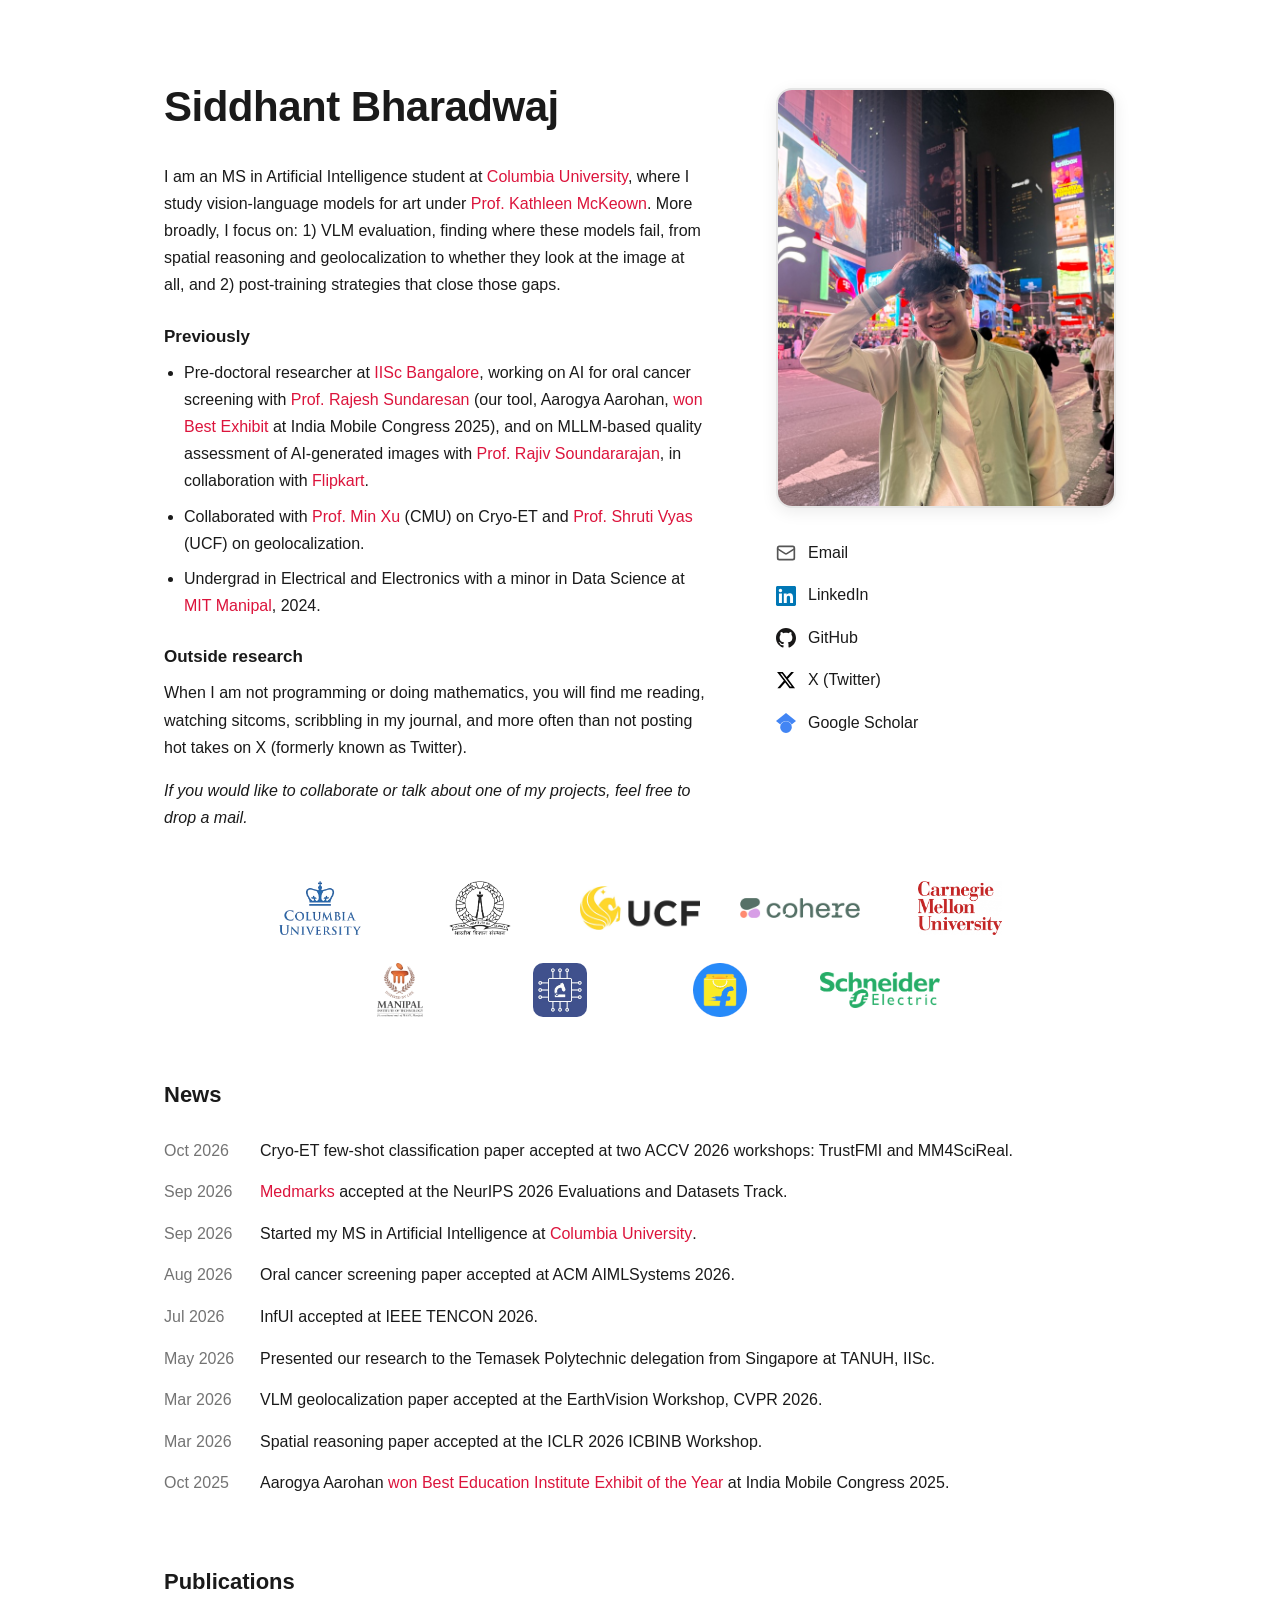
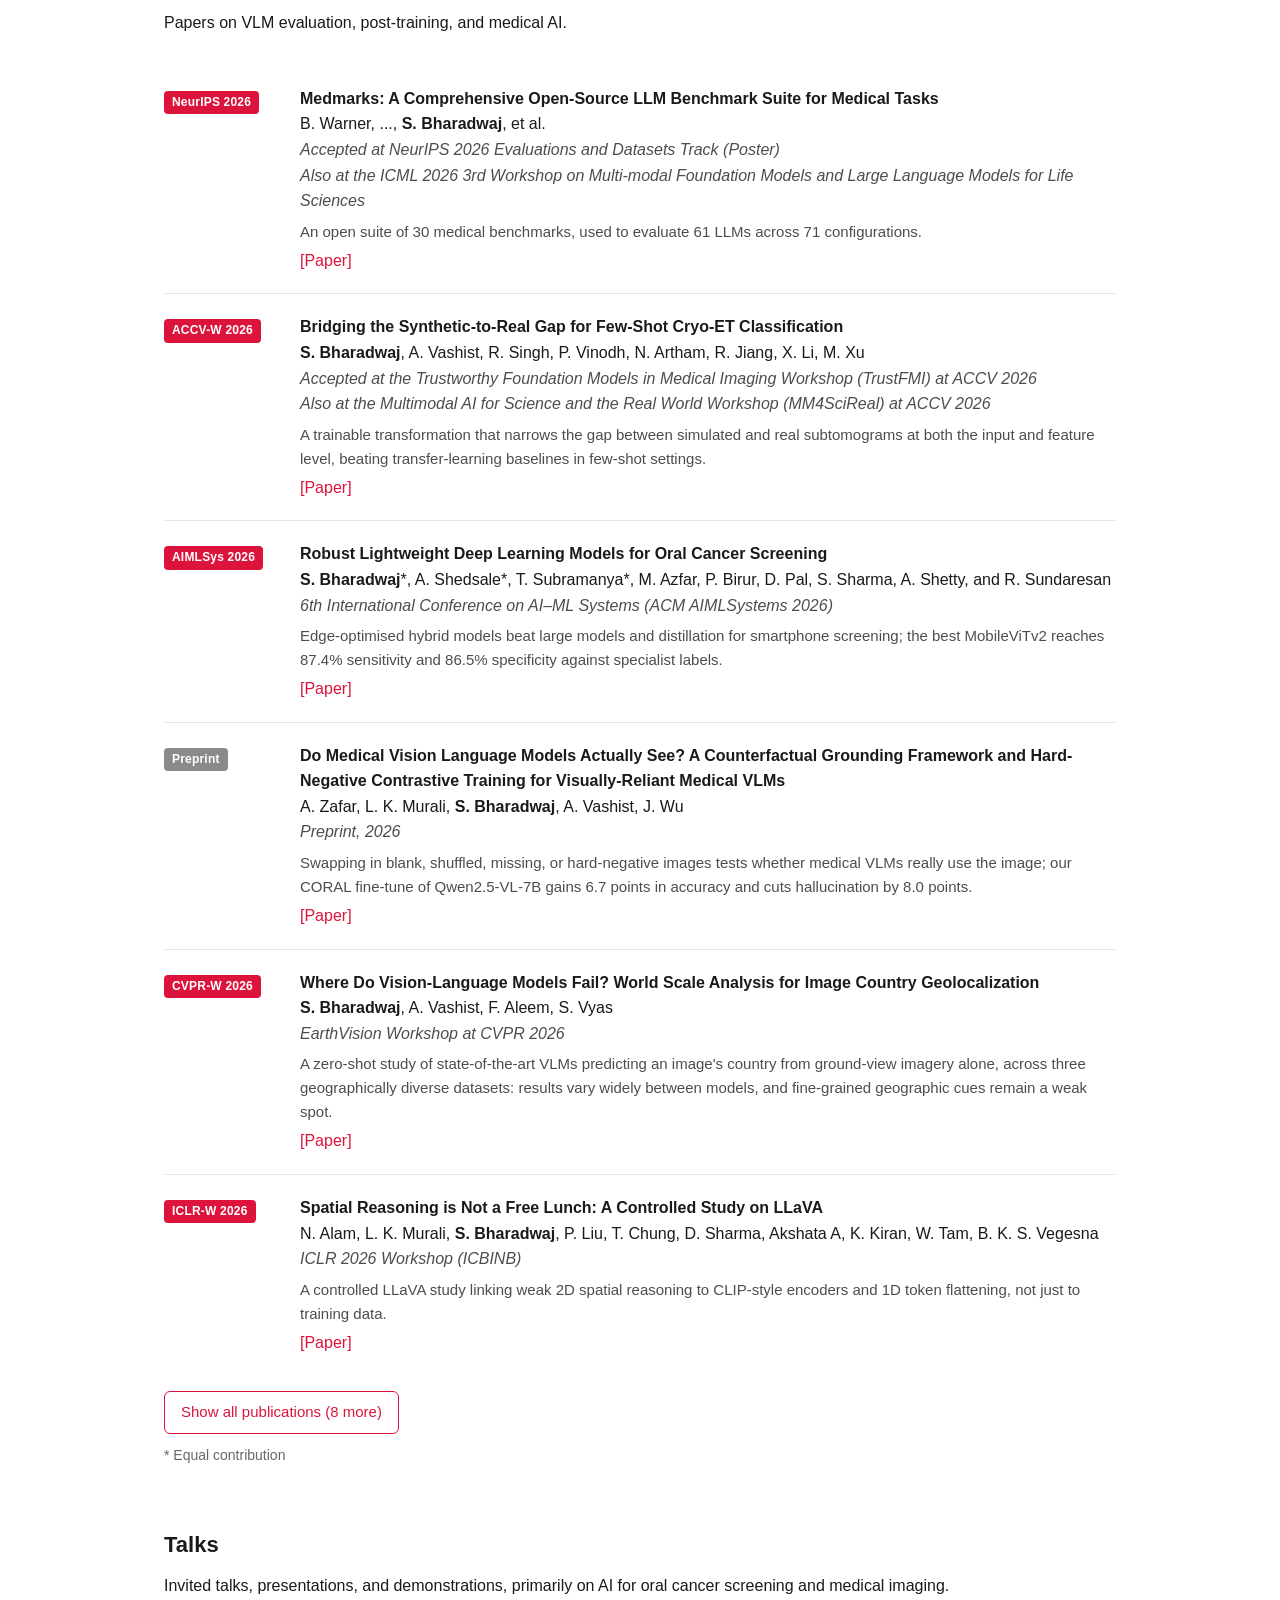
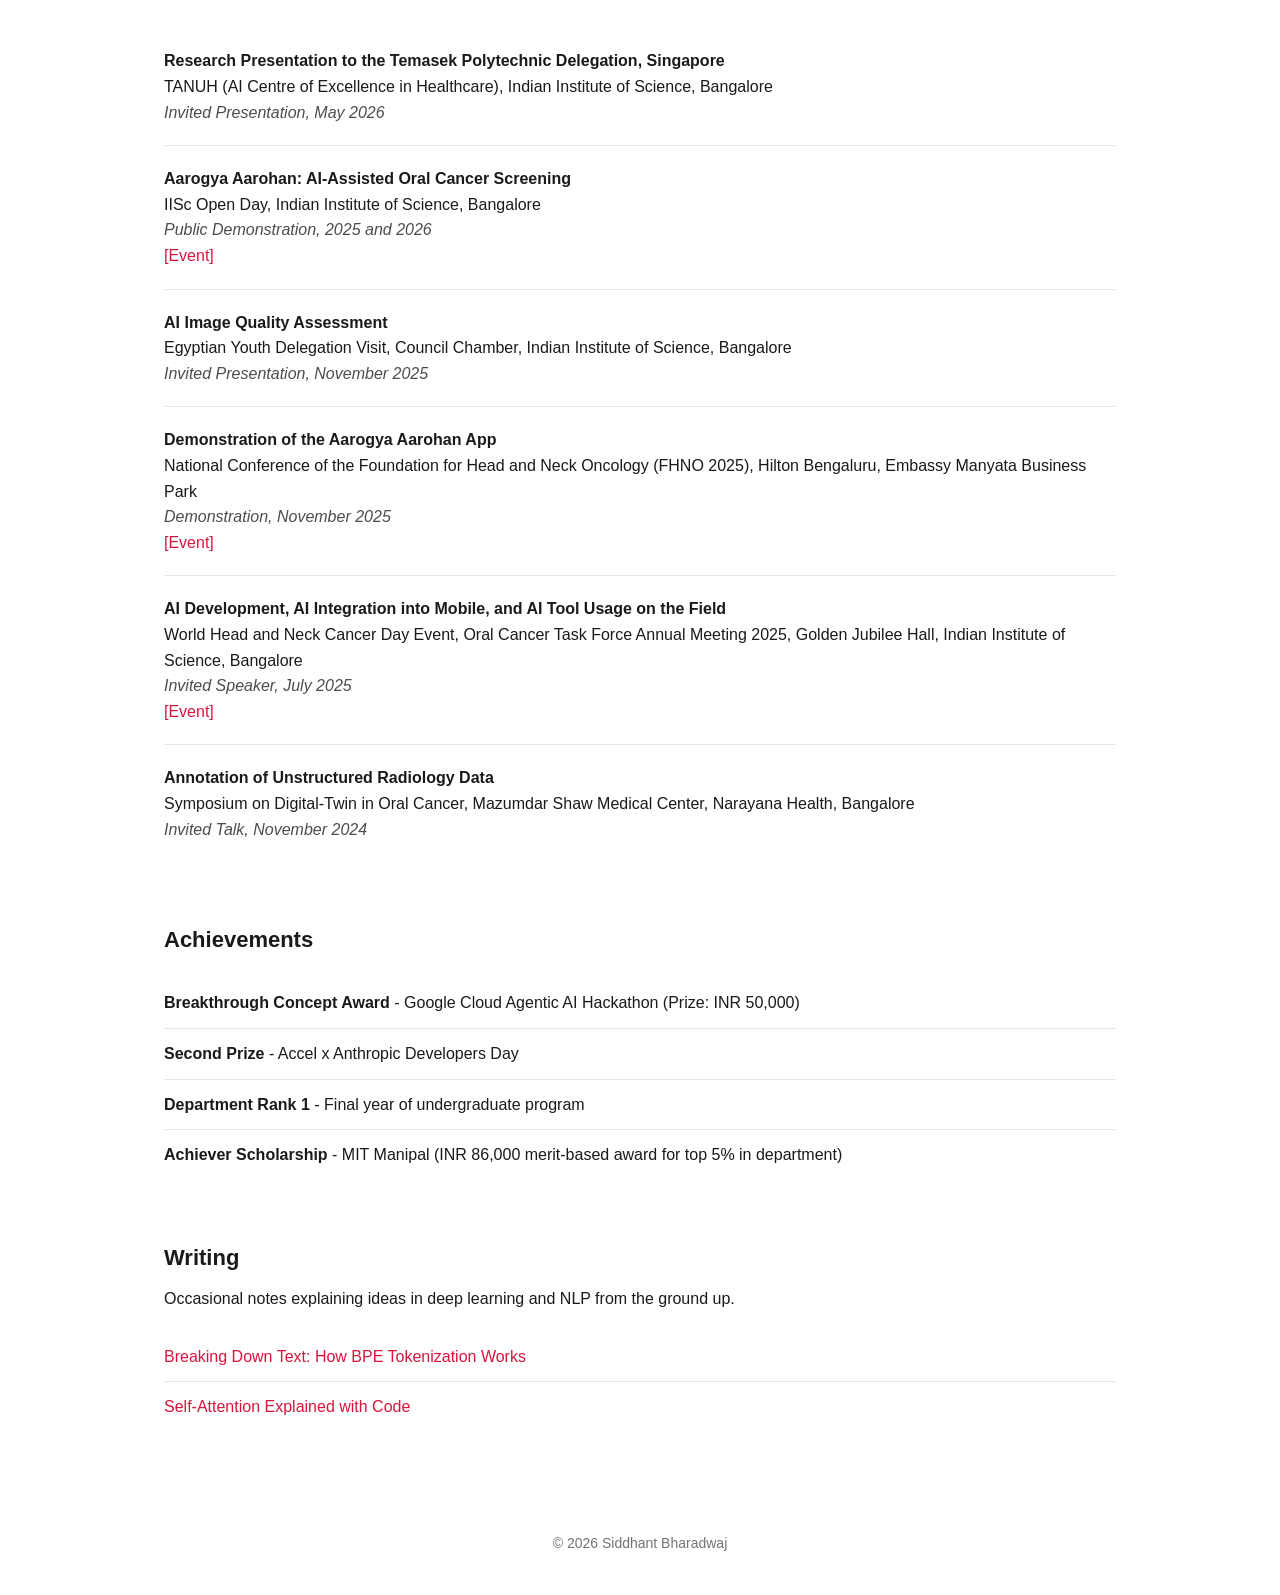
<file: index.html>
<!DOCTYPE html>
<html lang="en">
<head>
  <meta charset="utf-8" />
  <meta name="viewport" content="width=device-width, initial-scale=1" />
  <title>Siddhant Bharadwaj</title>
  <meta name="description" content="Siddhant Bharadwaj - MS in Artificial Intelligence student at Columbia University. Research in vision-language model evaluation and post-training." />
  <link rel="stylesheet" href="style.css" />
  <link rel="icon" href="images/siddhant_avatar.png" type="image/png" />
</head>
<body>
  <main>
    <!-- HERO SECTION -->
    <section id="about" class="hero">
      <div class="hero-content">
        <h1 class="hero-name">Siddhant Bharadwaj</h1>
        <div class="hero-bio">
          <p>
            I am an MS in Artificial Intelligence student at <a href="https://www.columbia.edu/" target="_blank">Columbia University</a>, where I study vision-language models for art under <a href="https://www.cs.columbia.edu/~kathy/" target="_blank">Prof. Kathleen McKeown</a>. More broadly, I focus on: 1) VLM evaluation, finding where these models fail, from spatial reasoning and geolocalization to whether they look at the image at all, and 2) post-training strategies that close those gaps.
          </p>

          <h3>Previously</h3>
          <ul>
            <li>Pre-doctoral researcher at <a href="https://iisc.ac.in/" target="_blank">IISc Bangalore</a>, working on AI for oral cancer screening with <a href="https://ece.iisc.ac.in/~rajeshs/" target="_blank">Prof. Rajesh Sundaresan</a> (our tool, Aarogya Aarohan, <a href="https://www.tanuh.ai/updates/iisc-wins-best-exhibit-at-imc-2025" target="_blank">won Best Exhibit</a> at India Mobile Congress 2025), and on MLLM-based quality assessment of AI-generated images with <a href="https://ece.iisc.ac.in/~rajivs/" target="_blank">Prof. Rajiv Soundararajan</a>, in collaboration with <a href="https://www.flipkart.com/" target="_blank">Flipkart</a>.</li>
            <li>Collaborated with <a href="https://xulabs.github.io/" target="_blank">Prof. Min Xu</a> (CMU) on Cryo-ET and <a href="https://www.crcv.ucf.edu/person/shruti-vyas/" target="_blank">Prof. Shruti Vyas</a> (UCF) on geolocalization.</li>
            <li>Undergrad in Electrical and Electronics with a minor in Data Science at <a href="https://manipal.edu/mit.html" target="_blank">MIT Manipal</a>, 2024.</li>
          </ul>

          <!-- <p>
            Previously, I interned at Spectrum Lab in the Indian Institute of Science, Bangalore, where I worked on adapting the <a href="https://segment-anything.com/" target="_blank">Segment Anything Model</a> for the task of optic disc and optic cup segmentation in fundus images.
          </p> -->

          <h3>Outside research</h3>
          <p>
            When I am not programming or doing mathematics, you will find me reading, watching sitcoms, scribbling in my journal, and more often than not posting hot takes on X (formerly known as Twitter).
          </p>

          <p>
            <em>If you would like to collaborate or talk about one of my projects, feel free to drop a mail.</em>
          </p>
        </div>
      </div>

      <div class="hero-right">
        <img src="assets/IMG_3080.jpg" alt="Siddhant Bharadwaj" class="hero-image" />

        <div class="vertical-links">
          <!-- Email -->
          <a href="mailto:siddhant0701@gmail.com">
            <svg xmlns="http://www.w3.org/2000/svg" width="20" height="20" viewBox="0 0 24 24" fill="none" stroke="currentColor" stroke-width="2" stroke-linecap="round" stroke-linejoin="round">
              <rect width="20" height="16" x="2" y="4" rx="2"/>
              <path d="m22 7-8.97 5.7a1.94 1.94 0 0 1-2.06 0L2 7"/>
            </svg>
            Email
          </a>

          <!-- LinkedIn -->
          <a href="https://www.linkedin.com/in/siddhant-bharadwaj-014700221" target="_blank">
            <svg xmlns="http://www.w3.org/2000/svg" width="20" height="20" viewBox="0 0 24 24">
              <path d="M20.447 20.452h-3.554v-5.569c0-1.328-.027-3.037-1.852-3.037-1.853 0-2.136 1.445-2.136 2.939v5.667H9.351V9h3.414v1.561h.046c.477-.9 1.637-1.85 3.37-1.85 3.601 0 4.267 2.37 4.267 5.455v6.286zM5.337 7.433c-1.144 0-2.063-.926-2.063-2.065 0-1.138.92-2.063 2.063-2.063 1.14 0 2.064.925 2.064 2.063 0 1.139-.925 2.065-2.064 2.065zm1.782 13.019H3.555V9h3.564v11.452zM22.225 0H1.771C.792 0 0 .774 0 1.729v20.542C0 23.227.792 24 1.771 24h20.451C23.2 24 24 23.227 24 22.271V1.729C24 .774 23.2 0 22.222 0h.003z"/>
            </svg>
            LinkedIn
          </a>

          <!-- GitHub -->
          <a href="https://github.com/ignoreandfly" target="_blank">
            <svg xmlns="http://www.w3.org/2000/svg" width="20" height="20" viewBox="0 0 24 24">
              <path d="M12 0c-6.626 0-12 5.373-12 12 0 5.302 3.438 9.8 8.207 11.387.599.111.793-.261.793-.577v-2.234c-3.338.726-4.033-1.416-4.033-1.416-.546-1.387-1.333-1.756-1.333-1.756-1.089-.745.083-.729.083-.729 1.205.084 1.839 1.237 1.839 1.237 1.07 1.834 2.807 1.304 3.492.997.107-.775.418-1.305.762-1.604-2.665-.305-5.467-1.334-5.467-5.931 0-1.311.469-2.381 1.236-3.221-.124-.303-.535-1.524.117-3.176 0 0 1.008-.322 3.301 1.23.957-.266 1.983-.399 3.003-.404 1.02.005 2.047.138 3.006.404 2.291-1.552 3.297-1.23 3.297-1.23.653 1.653.242 2.874.118 3.176.77.84 1.235 1.911 1.235 3.221 0 4.609-2.807 5.624-5.479 5.921.43.372.823 1.102.823 2.222v3.293c0 .319.192.694.801.576 4.765-1.589 8.199-6.086 8.199-11.386 0-6.627-5.373-12-12-12z"/>
            </svg>
            GitHub
          </a>

          <!-- X/Twitter -->
          <a href="https://x.com/ignoreandfly" target="_blank">
            <svg xmlns="http://www.w3.org/2000/svg" width="20" height="20" viewBox="0 0 24 24">
              <path d="M18.244 2.25h3.308l-7.227 8.26 8.502 11.24H16.17l-5.214-6.817L4.99 21.75H1.68l7.73-8.835L1.254 2.25H8.08l4.713 6.231zm-1.161 17.52h1.833L7.084 4.126H5.117z"/>
            </svg>
            X (Twitter)
          </a>

          <!-- Google Scholar -->
          <a href="https://scholar.google.com/citations?user=gEoCH24AAAAJ&hl=en" target="_blank">
            <svg xmlns="http://www.w3.org/2000/svg" width="20" height="20" viewBox="0 0 24 24">
              <path d="M5.242 13.769L0 9.5 12 0l12 9.5-5.242 4.269C17.548 11.249 14.978 9.5 12 9.5c-2.977 0-5.548 1.748-6.758 4.269zM12 10a7 7 0 1 0 0 14 7 7 0 0 0 0-14z"/>
            </svg>
            Google Scholar
          </a>
        </div>
      </div>
    </section>

    <!-- AFFILIATIONS SECTION -->
    <section class="affiliations">
      <div class="affiliation-logos">
        <a href="https://www.columbia.edu/" target="_blank">
          <img src="assets/columbia-logo.png" alt="Columbia University" title="Columbia University" />
        </a>
        <a href="https://iisc.ac.in/" target="_blank">
          <img src="assets/iisc-logo.png" alt="Indian Institute of Science" title="Indian Institute of Science" />
        </a>
        <a href="https://www.ucf.edu/" target="_blank">
          <img src="assets/ucf-logo.png" alt="University of Central Florida" title="University of Central Florida" />
        </a>
        <a href="https://cohere.com/research/cohere-for-ai" target="_blank">
          <img src="assets/cohere-logo.png" alt="Cohere For AI" title="Cohere For AI" />
        </a>
        <a href="https://www.cmu.edu/" target="_blank">
          <img src="assets/cmu-logo.png" alt="Carnegie Mellon University" title="Carnegie Mellon University" />
        </a>
        <a href="https://manipal.edu/mit.html" target="_blank">
          <img src="assets/mit-manipal-logo.png" alt="Manipal Institute of Technology" title="Manipal Institute of Technology" />
        </a>
        <a href="https://medarc.ai/" target="_blank">
          <img src="assets/medarc-logo.jpg" alt="MedARC" title="MedARC" />
        </a>
        <a href="https://www.flipkart.com/" target="_blank">
          <img src="assets/flipkart-logo.png" alt="Flipkart" title="Flipkart" />
        </a>
        <a href="https://www.se.com/" target="_blank">
          <img src="assets/schneider-logo.png" alt="Schneider Electric" title="Schneider Electric" />
        </a>
      </div>
    </section>

    <!-- NEWS SECTION -->
    <section id="news" class="research-section">
      <h2>News</h2>
      <ul class="news-list">
        <li><span class="news-date">Oct 2026</span><span>Cryo-ET few-shot classification paper accepted at two ACCV 2026 workshops: TrustFMI and MM4SciReal.</span></li>
        <li><span class="news-date">Sep 2026</span><span><a href="https://arxiv.org/abs/2605.01417" target="_blank">Medmarks</a> accepted at the NeurIPS 2026 Evaluations and Datasets Track.</span></li>
        <li><span class="news-date">Sep 2026</span><span>Started my MS in Artificial Intelligence at <a href="https://www.columbia.edu/" target="_blank">Columbia University</a>.</span></li>
        <li><span class="news-date">Aug 2026</span><span>Oral cancer screening paper accepted at ACM AIMLSystems 2026.</span></li>
        <li><span class="news-date">Jul 2026</span><span>InfUI accepted at IEEE TENCON 2026.</span></li>
        <li><span class="news-date">May 2026</span><span>Presented our research to the Temasek Polytechnic delegation from Singapore at TANUH, IISc.</span></li>
        <li><span class="news-date">Mar 2026</span><span>VLM geolocalization paper accepted at the EarthVision Workshop, CVPR 2026.</span></li>
        <li><span class="news-date">Mar 2026</span><span>Spatial reasoning paper accepted at the ICLR 2026 ICBINB Workshop.</span></li>
        <li><span class="news-date">Oct 2025</span><span>Aarogya Aarohan <a href="https://www.tanuh.ai/updates/iisc-wins-best-exhibit-at-imc-2025" target="_blank">won Best Education Institute Exhibit of the Year</a> at India Mobile Congress 2025.</span></li>
      </ul>
    </section>

    <!-- RESEARCH SECTION -->
    <section id="publications" class="research-section">
      <h2>Publications</h2>
      <p>Papers on VLM evaluation, post-training, and medical AI.</p>

      <!-- Entries with class "pub-more" are hidden until "Show all" is clicked -->
      <div class="pubs" id="pubs">
        <!-- Medmarks @ NeurIPS 2026 ED Track -->
        <div class="pub">
          <div class="pub-venue"><span class="badge">NeurIPS 2026</span></div>
          <div class="pub-body">
            <papertitle>Medmarks: A Comprehensive Open-Source LLM Benchmark Suite for Medical Tasks</papertitle>
            <div>B. Warner, ..., <strong>S. Bharadwaj</strong>, et al.</div>
            <div><em>Accepted at NeurIPS 2026 Evaluations and Datasets Track (Poster)</em></div>
            <div><em>Also at the ICML 2026 3rd Workshop on Multi-modal Foundation Models and Large Language Models for Life Sciences</em></div>
            <p class="pub-tldr">An open suite of 30 medical benchmarks, used to evaluate 61 LLMs across 71 configurations.</p>
            <div class="pub-links"><a href="https://arxiv.org/abs/2605.01417" target="_blank">[Paper]</a></div>
          </div>
        </div>

        <!-- Cryo-ET few-shot @ TrustFMI, ACCV 2026 -->
        <div class="pub">
          <div class="pub-venue"><span class="badge">ACCV-W 2026</span></div>
          <div class="pub-body">
            <papertitle>Bridging the Synthetic-to-Real Gap for Few-Shot Cryo-ET Classification</papertitle>
            <div><strong>S. Bharadwaj</strong>, A. Vashist, R. Singh, P. Vinodh, N. Artham, R. Jiang, X. Li, M. Xu</div>
            <div><em>Accepted at the Trustworthy Foundation Models in Medical Imaging Workshop (TrustFMI) at ACCV 2026</em></div>
            <div><em>Also at the Multimodal AI for Science and the Real World Workshop (MM4SciReal) at ACCV 2026</em></div>
            <p class="pub-tldr">A trainable transformation that narrows the gap between simulated and real subtomograms at both the input and feature level, beating transfer-learning baselines in few-shot settings.</p>
            <div class="pub-links"><a href="https://arxiv.org/abs/2609.14097" target="_blank">[Paper]</a></div>
          </div>
        </div>

        <!-- Oral cancer @ AIMLSystems 2026 -->
        <div class="pub">
          <div class="pub-venue"><span class="badge">AIMLSys 2026</span></div>
          <div class="pub-body">
            <papertitle>Robust Lightweight Deep Learning Models for Oral Cancer Screening</papertitle>
            <div><strong>S. Bharadwaj</strong>*, A. Shedsale*, T. Subramanya*, M. Azfar, P. Birur, D. Pal, S. Sharma, A. Shetty, and R. Sundaresan</div>
            <div><em>6th International Conference on AI–ML Systems (ACM AIMLSystems 2026)</em></div>
            <p class="pub-tldr">Edge-optimised hybrid models beat large models and distillation for smartphone screening; the best MobileViTv2 reaches 87.4% sensitivity and 86.5% specificity against specialist labels.</p>
            <div class="pub-links"><a href="https://arxiv.org/abs/2608.21583" target="_blank">[Paper]</a></div>
          </div>
        </div>

        <!-- InfUI @ TENCON 2026 -->
        <div class="pub pub-more">
          <div class="pub-venue"><span class="badge">TENCON 2026</span></div>
          <div class="pub-body">
            <papertitle>InfUI: Harnessing Deep Learning to Bridge Eye Care Gap</papertitle>
            <div>S. Kotian, A. Batra, <strong>S. Bharadwaj</strong>, and J. R. H. Kumar</div>
            <div><em>Accepted at IEEE TENCON 2026 (IEEE Region 10 Conference)</em></div>
            <!-- Uncomment once the paper is online -->
            <!-- <div class="pub-links"><a href="ARXIV_OR_IEEE_LINK" target="_blank">[Paper]</a></div> -->
          </div>
        </div>

        <!-- Medical VLM grounding preprint -->
        <div class="pub">
          <div class="pub-venue"><span class="badge badge-muted">Preprint</span></div>
          <div class="pub-body">
            <papertitle>Do Medical Vision Language Models Actually See? A Counterfactual Grounding Framework and Hard-Negative Contrastive Training for Visually-Reliant Medical VLMs</papertitle>
            <div>A. Zafar, L. K. Murali, <strong>S. Bharadwaj</strong>, A. Vashist, J. Wu</div>
            <div><em>Preprint, 2026</em></div>
            <p class="pub-tldr">Swapping in blank, shuffled, missing, or hard-negative images tests whether medical VLMs really use the image; our CORAL fine-tune of Qwen2.5-VL-7B gains 6.7 points in accuracy and cuts hallucination by 8.0 points.</p>
            <div class="pub-links"><a href="https://arxiv.org/abs/2607.03647" target="_blank">[Paper]</a></div>
          </div>
        </div>

        <!-- EarthVision @ CVPR 2026 -->
        <div class="pub">
          <div class="pub-venue"><span class="badge">CVPR-W 2026</span></div>
          <div class="pub-body">
            <papertitle>Where Do Vision-Language Models Fail? World Scale Analysis for Image Country Geolocalization</papertitle>
            <div><strong>S. Bharadwaj</strong>, A. Vashist, F. Aleem, S. Vyas</div>
            <div><em>EarthVision Workshop at CVPR 2026</em></div>
            <p class="pub-tldr">A zero-shot study of state-of-the-art VLMs predicting an image's country from ground-view imagery alone, across three geographically diverse datasets: results vary widely between models, and fine-grained geographic cues remain a weak spot.</p>
            <div class="pub-links"><a href="https://openaccess.thecvf.com/content/CVPR2026W/EarthVision/html/Bharadwaj_Where_Do_Vision-Language_Models_Fail_World_Scale_Analysis_for_Image_CVPRW_2026_paper.html" target="_blank">[Paper]</a></div>
          </div>
        </div>

        <!-- ICLR 2026 Workshop (ICBINB) -->
        <div class="pub">
          <div class="pub-venue"><span class="badge">ICLR-W 2026</span></div>
          <div class="pub-body">
            <papertitle>Spatial Reasoning is Not a Free Lunch: A Controlled Study on LLaVA</papertitle>
            <div>N. Alam, L. K. Murali, <strong>S. Bharadwaj</strong>, P. Liu, T. Chung, D. Sharma, Akshata A, K. Kiran, W. Tam, B. K. S. Vegesna</div>
            <div><em>ICLR 2026 Workshop (ICBINB)</em></div>
            <p class="pub-tldr">A controlled LLaVA study linking weak 2D spatial reasoning to CLIP-style encoders and 1D token flattening, not just to training data.</p>
            <div class="pub-links"><a href="https://arxiv.org/abs/2603.12545" target="_blank">[Paper]</a></div>
          </div>
        </div>

        <!-- Arxiv - Spatial Blindspot -->
        <div class="pub pub-more">
          <div class="pub-venue"><span class="badge badge-muted">Preprint</span></div>
          <div class="pub-body">
            <papertitle>The Spatial Blindspot of Vision-Language Models</papertitle>
            <div>N. Alam, L. K. Murali, <strong>S. Bharadwaj</strong>, P. Liu, T. Chung, D. Sharma, Akshata A, K. Kiran, W. Tam, B. K. S. Vegesna</div>
            <div><em>Preprint, 2026</em></div>
            <p class="pub-tldr">Alternative encoder objectives and 2D positional encodings improve spatial reasoning across several benchmarks.</p>
            <div class="pub-links"><a href="https://arxiv.org/abs/2601.09954" target="_blank">[Paper]</a></div>
          </div>
        </div>

        <!-- ICCV 2025 Workshop -->
        <div class="pub pub-more">
          <div class="pub-venue"><span class="badge">ICCV-W 2025</span></div>
          <div class="pub-body">
            <papertitle>Multiscale Diagnostics of Visual Language Models</papertitle>
            <div><strong>S. Bharadwaj</strong>, A. Vashist, M. Azfar, R. K. Salla, D. Verma, R. M. Amancherla</div>
            <div><em>ICCV 2025 Workshop on CV4DC (Non-Archival Track)</em></div>
            <div class="pub-links"><a href="https://drive.google.com/file/d/1X8sgpmNBwMt0rCEsAwdg7KiBl6ffQj7f/view?usp=sharing" target="_blank">[Paper]</a></div>
          </div>
        </div>

        <!-- MIDL 2025 -->
        <div class="pub pub-more">
          <div class="pub-venue"><span class="badge">MIDL 2025</span></div>
          <div class="pub-body">
            <papertitle>Obscure to Observe: A Lesion-Aware MAE for Glaucoma Detection from Retinal Context</papertitle>
            <div><strong>S. Bharadwaj</strong>, P. Seth, C. S. Seelamantula</div>
            <div><em>Medical Imaging with Deep Learning (MIDL) 2025, Short Papers Track</em></div>
            <div class="pub-links"><a href="https://openreview.net/pdf?id=gqLXT8Edf3" target="_blank">[Paper]</a></div>
          </div>
        </div>

        <!-- ACCV 2024 -->
        <div class="pub pub-more">
          <div class="pub-venue"><span class="badge">ACCV-W 2024</span></div>
          <div class="pub-body">
            <papertitle>Balanced CutMix: Enhancing Image Classification Through Curriculum Learning</papertitle>
            <div>M. Azfar*, <strong>S. Bharadwaj</strong>*</div>
            <div><em>CV4DC Workshop at ACCV 2024</em></div>
            <div class="pub-links"><a href="https://drive.google.com/file/d/1Qpeqje_t8WXkJj3dCDKKNiiB01daJrHd/view?usp=sharing" target="_blank">[Paper]</a></div>
          </div>
        </div>

        <!-- INDICON 2024 -->
        <div class="pub pub-more">
          <div class="pub-venue"><span class="badge">INDICON 2024</span></div>
          <div class="pub-body">
            <papertitle>Improving Smooth GradCAM++ with Gradient Weighting Techniques</papertitle>
            <div><strong>S. Bharadwaj</strong>*, M. Azfar*, A. Sasikumar</div>
            <div><em>IEEE INDICON 2024</em> <span class="highlight">Oral Presentation</span></div>
            <div class="pub-links"><a href="https://ieeexplore.ieee.org/abstract/document/10958549/" target="_blank">[Paper]</a></div>
          </div>
        </div>

        <!-- ICVGIP 2024 -->
        <div class="pub pub-more">
          <div class="pub-venue"><span class="badge">ICVGIP 2024</span></div>
          <div class="pub-body">
            <papertitle>Adaptive Multi-Scale Document Binarisation Using Vision Mamba</papertitle>
            <div>M. Azfar*, <strong>S. Bharadwaj</strong>*, A. Sasikumar</div>
            <div><em>ICVGIP 2024 - Tiny Papers Track</em></div>
            <p class="pub-tldr">A linear-time Mamba model for document binarisation, with Difference-of-Gaussians features in the skip connections.</p>
            <div class="pub-links"><a href="https://arxiv.org/abs/2410.22811" target="_blank">[Paper]</a></div>
          </div>
        </div>

        <!-- AICTC 2024 -->
        <div class="pub pub-more">
          <div class="pub-venue"><span class="badge">AICTC 2024</span></div>
          <div class="pub-body">
            <papertitle>Vulnerability Analysis of Deep Learning Model for OCTA Image Classification</papertitle>
            <div>M. C. Trivedi, <strong>S. Bharadwaj</strong></div>
            <div><em>AICTC 2024</em></div>
            <div class="pub-links"><a href="https://link.springer.com/chapter/10.1007/978-981-97-6103-6_48" target="_blank">[Paper]</a></div>
          </div>
        </div>
      </div>
      <button type="button" class="pubs-toggle" id="pubs-toggle" hidden>Show all publications</button>
      <p style="font-size: 14px; color: #666; margin-top: 10px;">* Equal contribution</p>
    </section>

    <!-- TALKS SECTION -->
    <section id="talks" class="research-section">
      <h2>Talks</h2>
      <p>Invited talks, presentations, and demonstrations, primarily on AI for oral cancer screening and medical imaging.</p>

      <table style="width:100%; margin-top: 30px;">
        <tbody>
          <tr>
            <td style="width:100%; padding: 20px 0; border-bottom: 1px solid #e5e5e5;">
              <papertitle>Research Presentation to the Temasek Polytechnic Delegation, Singapore</papertitle>
              <br />
              TANUH (AI Centre of Excellence in Healthcare), Indian Institute of Science, Bangalore
              <br />
              <em>Invited Presentation, May 2026</em>
            </td>
          </tr>
          <tr>
            <td style="width:100%; padding: 20px 0; border-bottom: 1px solid #e5e5e5;">
              <papertitle>Aarogya Aarohan: AI-Assisted Oral Cancer Screening</papertitle>
              <br />
              IISc Open Day, Indian Institute of Science, Bangalore
              <br />
              <em>Public Demonstration, 2025 and 2026</em>
              <br />
              <a href="https://openday.iisc.ac.in/" target="_blank">[Event]</a>
            </td>
          </tr>
          <tr>
            <td style="width:100%; padding: 20px 0; border-bottom: 1px solid #e5e5e5;">
              <papertitle>AI Image Quality Assessment</papertitle>
              <br />
              Egyptian Youth Delegation Visit, Council Chamber, Indian Institute of Science, Bangalore
              <br />
              <em>Invited Presentation, November 2025</em>
            </td>
          </tr>
          <tr>
            <td style="width:100%; padding: 20px 0; border-bottom: 1px solid #e5e5e5;">
              <papertitle>Demonstration of the Aarogya Aarohan App</papertitle>
              <br />
              National Conference of the Foundation for Head and Neck Oncology (FHNO 2025), Hilton Bengaluru, Embassy Manyata Business Park
              <br />
              <em>Demonstration, November 2025</em>
              <br />
              <a href="https://www.fhno2025bengaluru.com/" target="_blank">[Event]</a>
            </td>
          </tr>
          <tr>
            <td style="width:100%; padding: 20px 0; border-bottom: 1px solid #e5e5e5;">
              <papertitle>AI Development, AI Integration into Mobile, and AI Tool Usage on the Field</papertitle>
              <br />
              World Head and Neck Cancer Day Event, Oral Cancer Task Force Annual Meeting 2025, Golden Jubilee Hall, Indian Institute of Science, Bangalore
              <br />
              <em>Invited Speaker, July 2025</em>
              <br />
              <a href="https://cni.iisc.ac.in/workshops/2025/WHNCDE/" target="_blank">[Event]</a>
            </td>
          </tr>
          <tr>
            <td style="width:100%; padding: 20px 0;">
              <papertitle>Annotation of Unstructured Radiology Data</papertitle>
              <br />
              Symposium on Digital-Twin in Oral Cancer, Mazumdar Shaw Medical Center, Narayana Health, Bangalore
              <br />
              <em>Invited Talk, November 2024</em>
            </td>
          </tr>
        </tbody>
      </table>
    </section>

    <!-- ACHIEVEMENTS SECTION -->
    <section class="research-section">
      <h2>Achievements</h2>
      <table style="width:100%; margin-top: 20px;">
        <tbody>
          <tr>
            <td style="padding: 12px 0; border-bottom: 1px solid #e5e5e5;">
              <strong>Breakthrough Concept Award</strong> - Google Cloud Agentic AI Hackathon (Prize: INR 50,000)
            </td>
          </tr>
          <tr>
            <td style="padding: 12px 0; border-bottom: 1px solid #e5e5e5;">
              <strong>Second Prize</strong> - Accel x Anthropic Developers Day
            </td>
          </tr>
          <tr>
            <td style="padding: 12px 0; border-bottom: 1px solid #e5e5e5;">
              <strong>Department Rank 1</strong> - Final year of undergraduate program
            </td>
          </tr>
          <tr>
            <td style="padding: 12px 0;">
              <strong>Achiever Scholarship</strong> - MIT Manipal (INR 86,000 merit-based award for top 5% in department)
            </td>
          </tr>
        </tbody>
      </table>
    </section>

    <!-- WRITING SECTION -->
    <section id="writing" class="research-section">
      <h2>Writing</h2>
      <p>Occasional notes explaining ideas in deep learning and NLP from the ground up.</p>
      <table style="width:100%; margin-top: 20px;">
        <tbody>
          <tr>
            <td style="padding: 12px 0; border-bottom: 1px solid #e5e5e5;">
              <a href="https://ruby-scowl-263.notion.site/Breaking-Down-Text-How-BPE-Tokenization-Works-19bb5dd44d5a806b95defbe96ac464e0" target="_blank">Breaking Down Text: How BPE Tokenization Works</a>
            </td>
          </tr>
          <tr>
            <td style="padding: 12px 0;">
              <a href="https://ruby-scowl-263.notion.site/Self-Attention-Explained-with-Code-193b5dd44d5a806d8696cbca568acd97" target="_blank">Self-Attention Explained with Code</a>
            </td>
          </tr>
        </tbody>
      </table>
    </section>

    <!-- FOOTER -->
    <footer class="footer">
      <p>&copy; 2026 Siddhant Bharadwaj</p>
    </footer>
  </main>
  <script>
    // Collapse to selected publications; without JS every entry stays visible.
    (function () {
      var pubs = document.getElementById('pubs');
      var btn = document.getElementById('pubs-toggle');
      var extra = pubs.querySelectorAll('.pub-more').length;
      if (!extra) return;
      var label = 'Show all publications (' + extra + ' more)';
      pubs.classList.add('collapsed');
      btn.textContent = label;
      btn.hidden = false;
      btn.addEventListener('click', function () {
        var collapsed = pubs.classList.toggle('collapsed');
        btn.textContent = collapsed ? label : 'Show selected publications';
      });
    })();
  </script>
</body>
</html>
</file>
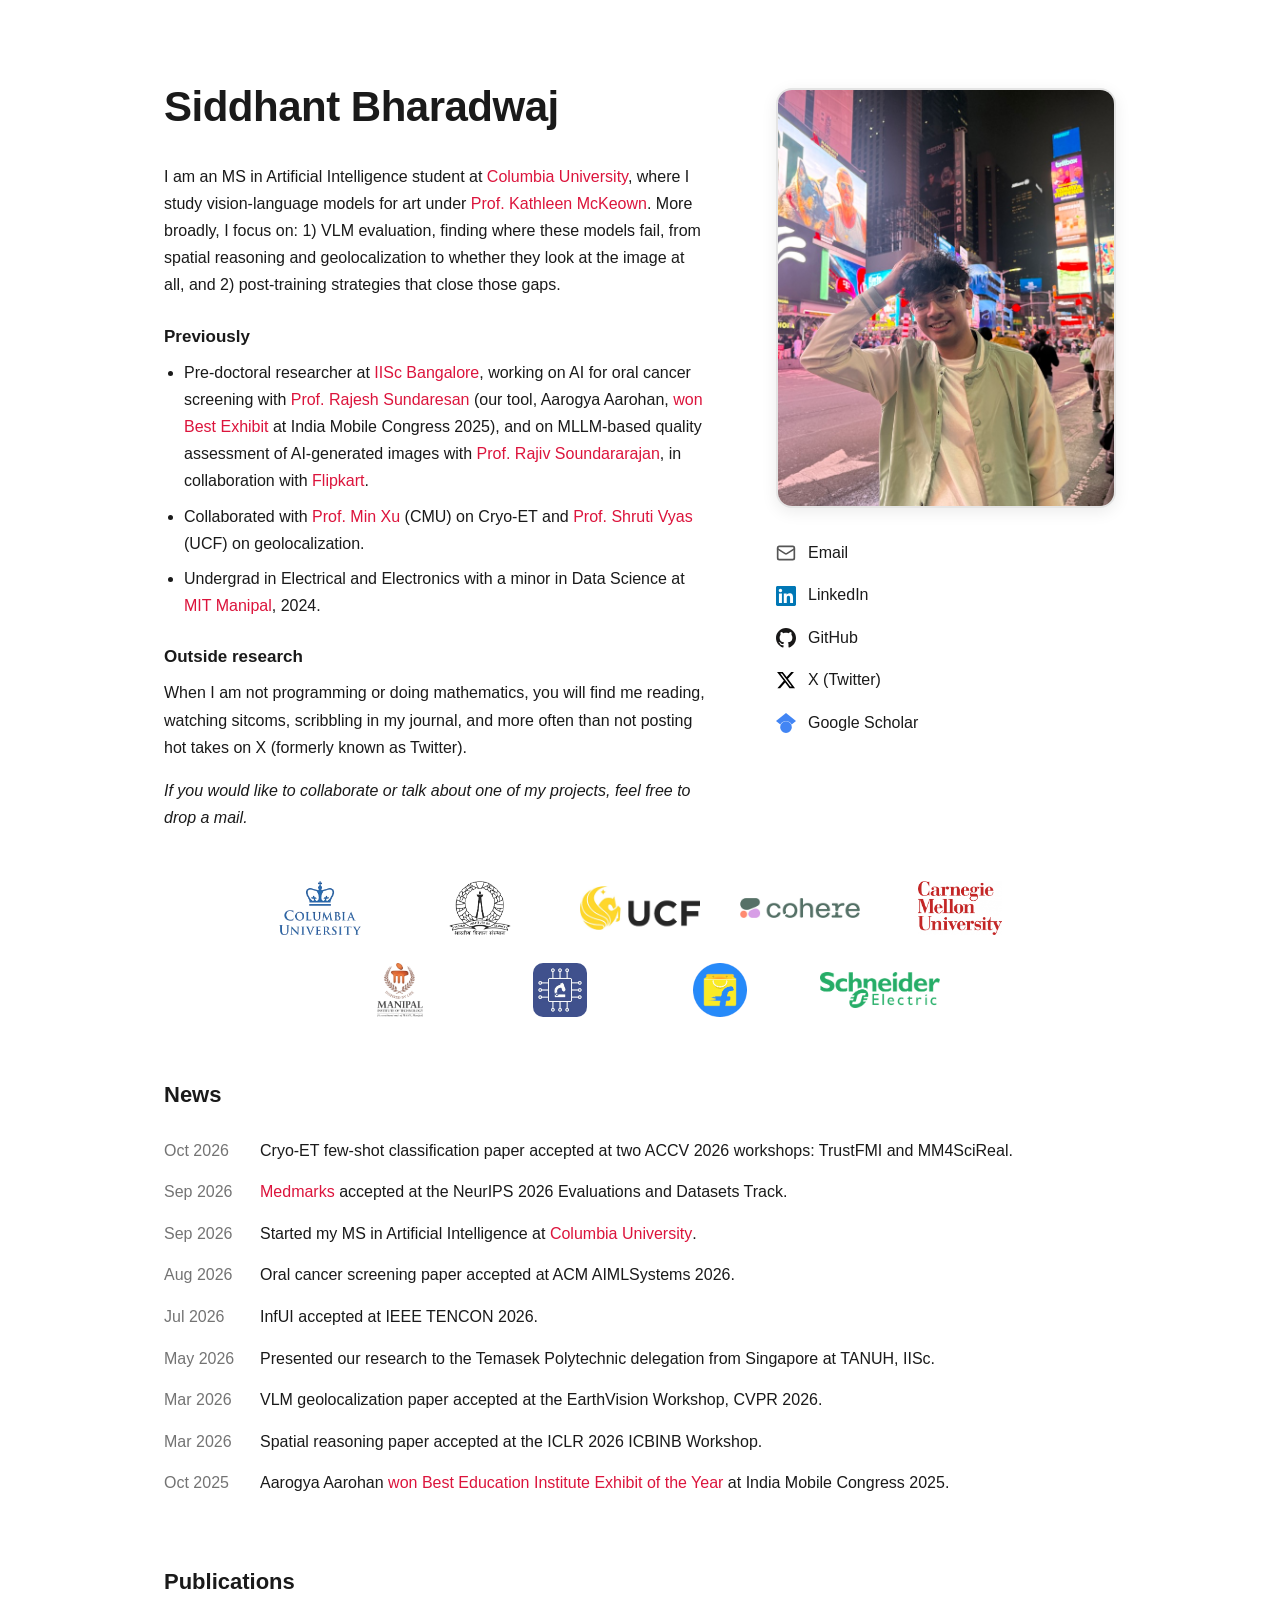
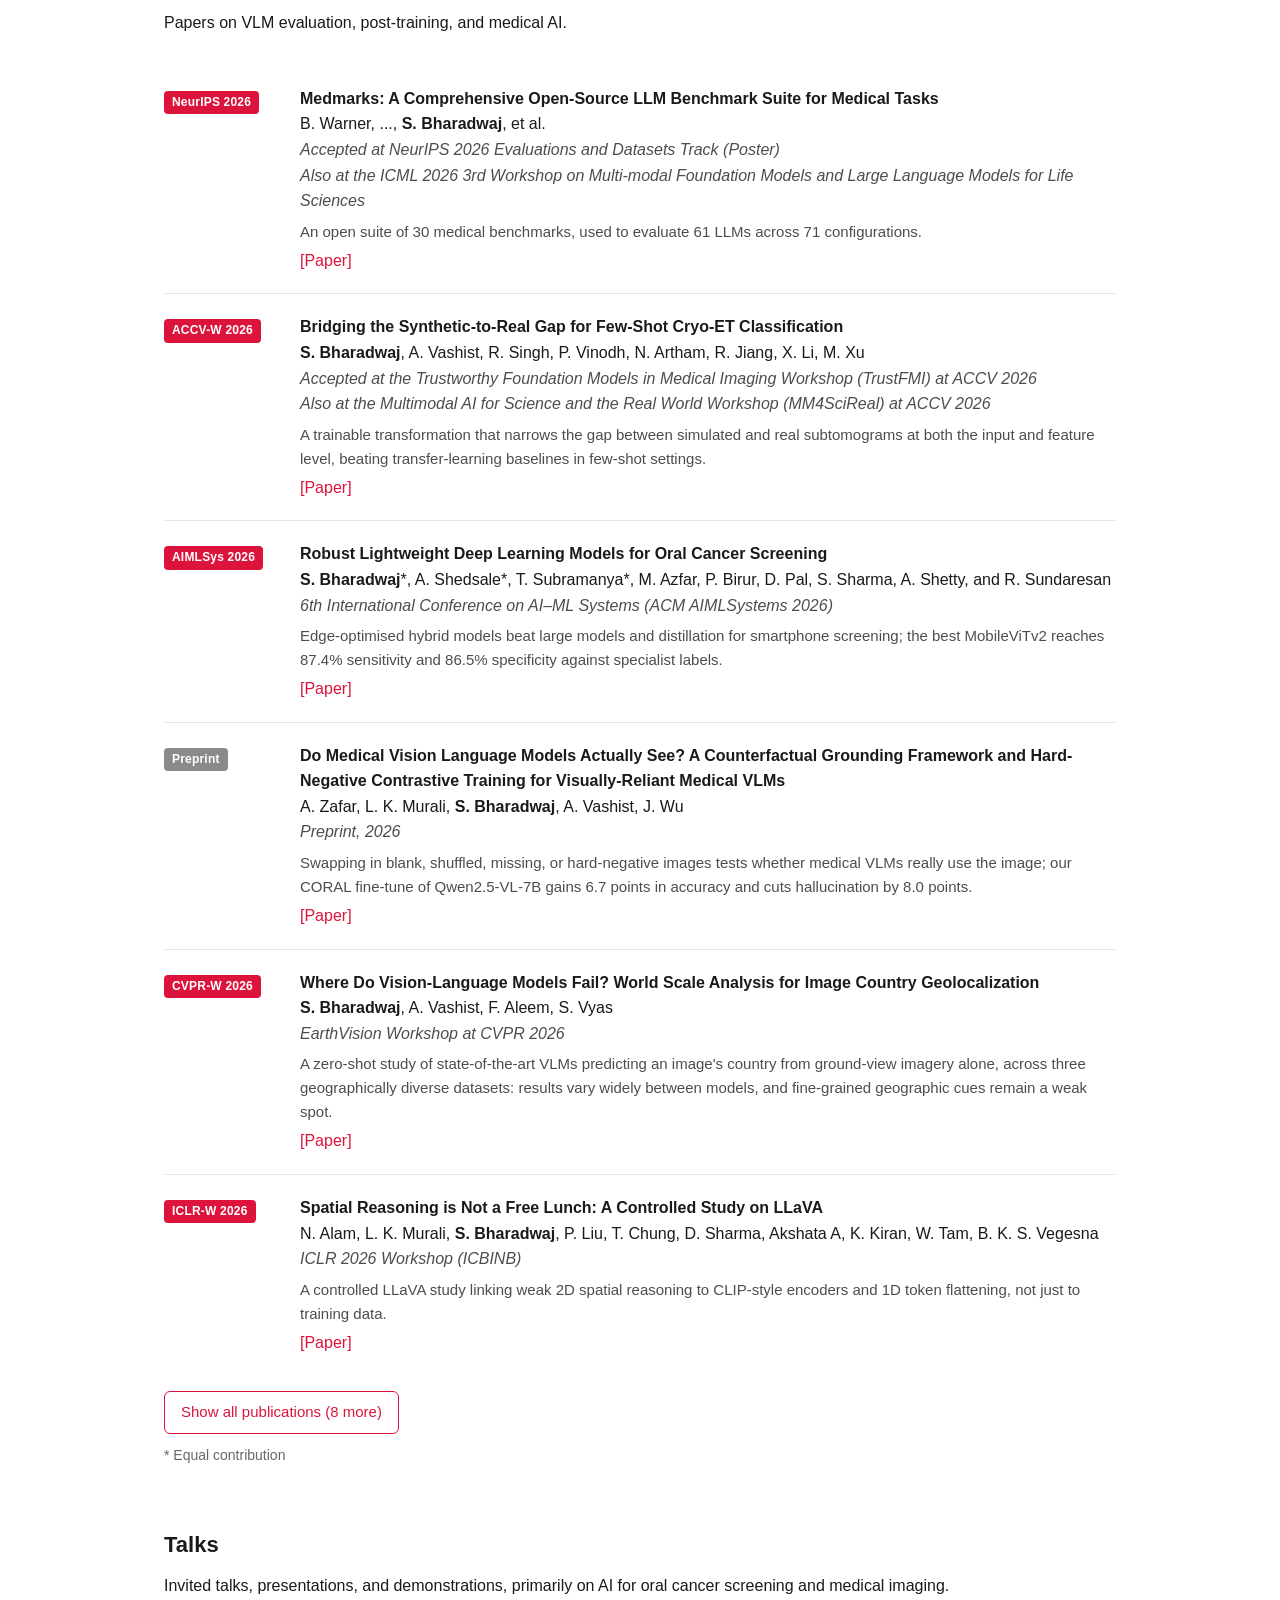
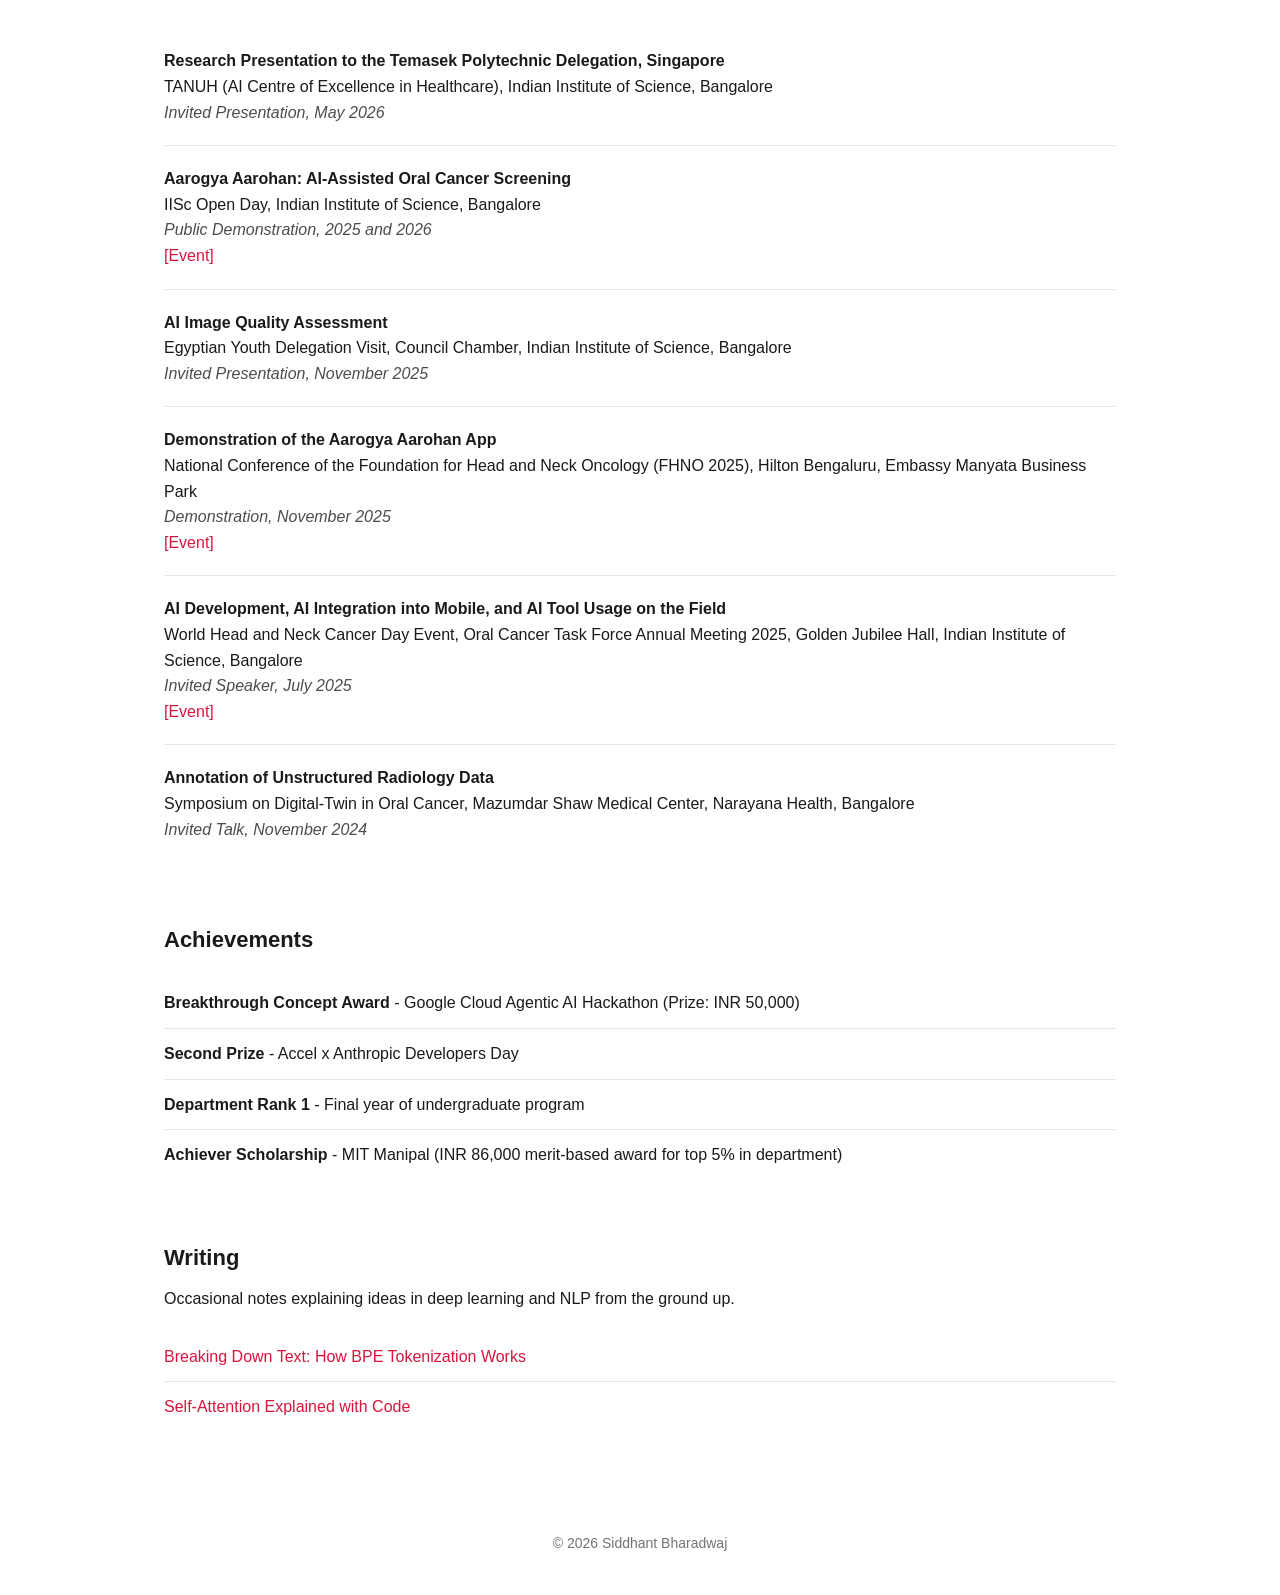
<file: writing/index.html>
<!DOCTYPE html>
<html lang="en">
<head>
  <meta charset="utf-8" />
  <meta name="viewport" content="width=device-width, initial-scale=1" />
  <title>Writing - Siddhant Bharadwaj</title>
  <link rel="canonical" href="https://ignoreandfly.github.io/#writing" />
  <meta http-equiv="refresh" content="0; url=/#writing" />
  <script>window.location.replace("/#writing");</script>
</head>
<body>
  <p>Redirecting to <a href="/#writing">the writing section</a>&hellip;</p>
</body>
</html>
</file>
<file: style.css>
/* ===========================
   style.css - Minimalist Portfolio
   =========================== */

/* ROOT / VARS */
:root {
  --content-width: 1000px;
  --page-padding: 24px;
  --text-primary: #1a1a1a;
  --text-secondary: rgba(0, 0, 0, 0.7);
  --text-muted: rgba(0, 0, 0, 0.55);
  --link-color: #0066cc;
  --accent-color: #dc143c;
  --bg: #ffffff;
  --border-light: #e5e5e5;
}

/* RESET / BASE */
* {
  box-sizing: border-box;
  margin: 0;
  padding: 0;
}

html {
  scroll-behavior: smooth;
}

html, body {
  height: 100%;
}

body {
  margin: 0;
  font-family: -apple-system, BlinkMacSystemFont, "Segoe UI", "Roboto", "Oxygen", "Ubuntu", "Helvetica Neue", Arial, sans-serif;
  background: var(--bg);
  color: var(--text-primary);
  line-height: 1.65;
  -webkit-font-smoothing: antialiased;
  -moz-osx-font-smoothing: grayscale;
  font-size: 16px;
}

img {
  max-width: 100%;
  display: block;
}

a {
  color: var(--link-color);
  text-decoration: none;
  transition: opacity 0.2s ease;
}

a:hover {
  opacity: 0.75;
}

/* MAIN CONTENT */
main {
  max-width: var(--content-width);
  margin: 0 auto;
  padding: 0 var(--page-padding);
}

/* HERO SECTION */
.hero {
  margin: 80px 0 50px;
  display: flex;
  gap: 70px;
  align-items: flex-start;
}

/* HERO LEFT (CONTENT) */
.hero-content {
  flex: 1;
  max-width: 650px;
}

.hero-name {
  font-size: 42px;
  font-weight: 700;
  margin: 0 0 28px 0;
  color: var(--text-primary);
  letter-spacing: -0.5px;
  line-height: 1.3;
}

.hero-bio {
  margin-bottom: 0;
}

.hero-bio p {
  font-size: 16px;
  line-height: 1.7;
  color: var(--text-primary);
  margin: 0 0 16px 0;
}

.hero-bio h3 {
  font-size: 17px;
  font-weight: 700;
  margin: 24px 0 8px 0;
  color: var(--text-primary);
}

.hero-bio ul {
  padding-left: 20px;
  margin: 0 0 16px 0;
}

.hero-bio li {
  font-size: 16px;
  line-height: 1.7;
  margin-bottom: 8px;
}

.hero-bio p:last-child {
  margin-bottom: 0;
}

.hero-bio a {
  color: var(--accent-color);
  border-bottom: 1px solid transparent;
  transition: border-color 0.2s ease, opacity 0.2s ease;
}

.hero-bio a:hover {
  border-bottom-color: var(--accent-color);
  opacity: 0.8;
}

/* HERO RIGHT (IMAGE) */
.hero-right {
  flex: 0 0 340px;
  display: flex;
  flex-direction: column;
  align-items: center;
  gap: 24px;
  padding-top: 8px;
}

.hero-image {
  width: 340px;
  height: 420px;
  object-fit: cover;
  border-radius: 16px;
  border: 2px solid var(--border-light);
  box-shadow: 0 4px 16px rgba(0, 0, 0, 0.08);
  background: #fff;
}

/* VERTICAL SOCIAL LINKS */
.vertical-links {
  display: flex;
  flex-direction: column;
  gap: 16px;
  width: 100%;
  max-width: 340px;
  margin-top: 8px;
}

.vertical-links a {
  display: flex;
  align-items: center;
  gap: 12px;
  color: var(--text-primary);
  font-size: 16px;
  font-weight: 400;
  transition: opacity 0.2s ease;
}

.vertical-links a:hover {
  opacity: 0.7;
}

.vertical-links svg {
  flex-shrink: 0;
  width: 20px;
  height: 20px;
}

/* Brand Colors for Icons */
.vertical-links a[href*="mailto"] svg { stroke: #555555; }
.vertical-links a[href*="linkedin"] svg { fill: #0077b5; }
.vertical-links a[href*="github"] svg { fill: #181717; }
.vertical-links a[href*="twitter"] svg,
.vertical-links a[href*="x.com"] svg { fill: #000000; }
.vertical-links a[href*="scholar"] svg { fill: #4285f4; }

/* AFFILIATIONS / LOGOS */
.affiliations {
  margin: 50px 0 40px;
  padding: 0;
}

.affiliation-logos {
  display: flex;
  justify-content: center;
  align-items: center;
  gap: 28px 40px;
  flex-wrap: wrap;
  max-width: 880px;
  margin: 0 auto;
}

/* Fixed optical box: the marks range from 0.86:1 badges to 5.96:1 wordmarks,
   so constrain both axes instead of height alone, or the wordmarks dominate. */
.affiliation-logos a {
  display: flex;
  align-items: center;
  justify-content: center;
  width: 120px;
  height: 54px;
}

.affiliation-logos img {
  max-width: 100%;
  max-height: 100%;
  object-fit: contain;
  opacity: 0.85;
  transition: opacity 0.2s ease, transform 0.2s ease;
}

.affiliation-logos a:hover img {
  opacity: 1;
  transform: translateY(-2px);
}

/* MedARC ships as a solid navy badge; round it so it reads as intentional
   next to the transparent marks. */
.affiliation-logos img[src*="medarc"] {
  border-radius: 10px;
}

/* SECTIONS BASE */
.section {
  margin: 50px 0;
}

.section-title {
  font-size: 28px;
  font-weight: 700;
  margin-bottom: 20px;
  color: var(--text-primary);
  letter-spacing: -0.3px;
}

/* RESEARCH SECTION */
.research-section {
  margin: 60px 0;
}

.research-section h2 {
  font-size: 22px;
  font-weight: 700;
  color: var(--text-primary);
  margin-bottom: 10px;
}

.research-section p {
  font-size: 16px;
  line-height: 1.6;
  color: var(--text-primary);
}

.research-section table {
  width: 100%;
  border: 0;
  border-spacing: 0;
  border-collapse: separate;
  margin: 0 auto;
}

.research-section td {
  font-size: 16px;
  line-height: 1.6;
  padding: 20px 0;
  vertical-align: top;
}

.research-section tr {
  border-bottom: 1px solid var(--border-light);
}

.research-section tr:last-child {
  border-bottom: none;
}

papertitle {
  font-size: 16px;
  font-weight: 700;
  color: var(--text-primary);
  display: inline;
}

.research-section em {
  font-style: italic;
  color: var(--text-secondary);
}

.research-section strong {
  font-weight: 600;
  color: var(--text-primary);
}

.research-section a {
  color: var(--accent-color);
  text-decoration: none;
  font-weight: 500;
  border-bottom: 1px solid transparent;
  transition: border-color 0.2s ease, opacity 0.2s ease;
}

.research-section a:hover {
  border-bottom-color: var(--accent-color);
  opacity: 0.8;
}

/* NEWS */
.news-list {
  list-style: none;
  margin-top: 16px;
}

.news-list li {
  display: flex;
  gap: 20px;
  padding: 8px 0;
  font-size: 16px;
  line-height: 1.6;
}

.news-date {
  flex: 0 0 76px;
  color: var(--text-muted);
  font-variant-numeric: tabular-nums;
}

/* PUBLICATIONS */
.pubs {
  margin-top: 30px;
}

.pub {
  display: flex;
  gap: 24px;
  padding: 20px 0;
  font-size: 16px;
  line-height: 1.6;
}

/* Divider on top rather than bottom, so hidden entries never leave a stray line */
.pub + .pub {
  border-top: 1px solid var(--border-light);
}

.pubs.collapsed .pub-more {
  display: none;
}

.pub-venue {
  flex: 0 0 112px;
  padding-top: 2px;
}

.pub-body {
  flex: 1;
  min-width: 0;
}

.badge {
  display: inline-block;
  padding: 2px 8px;
  border-radius: 4px;
  background: var(--accent-color);
  color: #fff;
  font-size: 12px;
  font-weight: 600;
  letter-spacing: 0.2px;
  white-space: nowrap;
}

.badge-muted {
  background: #8a8a8a;
}

.highlight {
  color: var(--accent-color);
  font-weight: 600;
}

.research-section p.pub-tldr {
  margin-top: 6px;
  font-size: 15px;
  color: var(--text-secondary);
}

.pub-links {
  margin-top: 4px;
}

.pubs-toggle {
  margin-top: 16px;
  padding: 8px 16px;
  font: inherit;
  font-size: 15px;
  font-weight: 500;
  color: var(--accent-color);
  background: transparent;
  border: 1px solid var(--accent-color);
  border-radius: 6px;
  cursor: pointer;
  transition: background 0.2s ease, color 0.2s ease;
}

.pubs-toggle:hover {
  background: var(--accent-color);
  color: #fff;
}

/* FOOTER */
.footer {
  text-align: center;
  padding: 40px 0;
  font-size: 14px;
  color: var(--text-muted);
  margin-top: 60px;
}

/* RESPONSIVE RULES */
@media (max-width: 900px) {
  /* Name and bio first on narrow screens; photo and links follow */
  .hero {
    flex-direction: column;
    gap: 40px;
    margin: 60px 0 40px;
  }

  .hero-content {
    max-width: 100%;
  }

  .hero-right {
    width: 100%;
    padding-top: 0;
    flex: 1;
  }

  .hero-image {
    width: 280px;
    height: 340px;
  }

  .vertical-links {
    max-width: 280px;
    gap: 14px;
  }

  .vertical-links a {
    font-size: 15px;
  }

  .vertical-links svg {
    width: 18px;
    height: 18px;
  }

  .affiliation-logos {
    gap: 24px 32px;
  }

  .affiliation-logos a {
    width: 104px;
    height: 46px;
  }

  .research-section h2 {
    font-size: 20px;
  }

  .research-section td,
  .research-section p,
  .pub,
  .news-list li {
    font-size: 15px;
  }

  papertitle {
    font-size: 15px;
  }
}

@media (max-width: 640px) {
  .hero-name {
    font-size: 36px;
  }

  .hero-bio p,
  .hero-bio li {
    font-size: 15px;
  }

  .hero-image {
    width: 240px;
    height: 300px;
  }

  .vertical-links {
    max-width: 240px;
    gap: 12px;
  }

  .vertical-links a {
    font-size: 14px;
  }

  .vertical-links svg {
    width: 16px;
    height: 16px;
  }

  .section-title {
    font-size: 24px;
  }

  .affiliation-logos {
    gap: 18px 22px;
  }

  .affiliation-logos a {
    width: 82px;
    height: 38px;
  }

  .research-section h2 {
    font-size: 18px;
  }

  .research-section td,
  .research-section p {
    font-size: 14px;
  }

  papertitle {
    font-size: 14px;
  }

  /* Badge moves above the title instead of sitting in a side column */
  .pub {
    flex-direction: column;
    gap: 6px;
    font-size: 14px;
  }

  .pub-venue {
    flex: none;
  }

  .research-section p.pub-tldr {
    font-size: 14px;
  }

  .news-list li {
    gap: 12px;
    font-size: 14px;
  }

  .news-date {
    flex-basis: 64px;
  }
}

/* ACCESSIBILITY */
a:focus {
  outline: 2px solid var(--link-color);
  outline-offset: 2px;
  border-radius: 2px;
}

a:focus:not(:focus-visible) {
  outline: none;
}

/* PRINT STYLES */
@media print {
  .footer {
    display: none;
  }

  body {
    background: white;
  }

  a {
    color: var(--text-primary);
    text-decoration: underline;
  }
}
</file>
